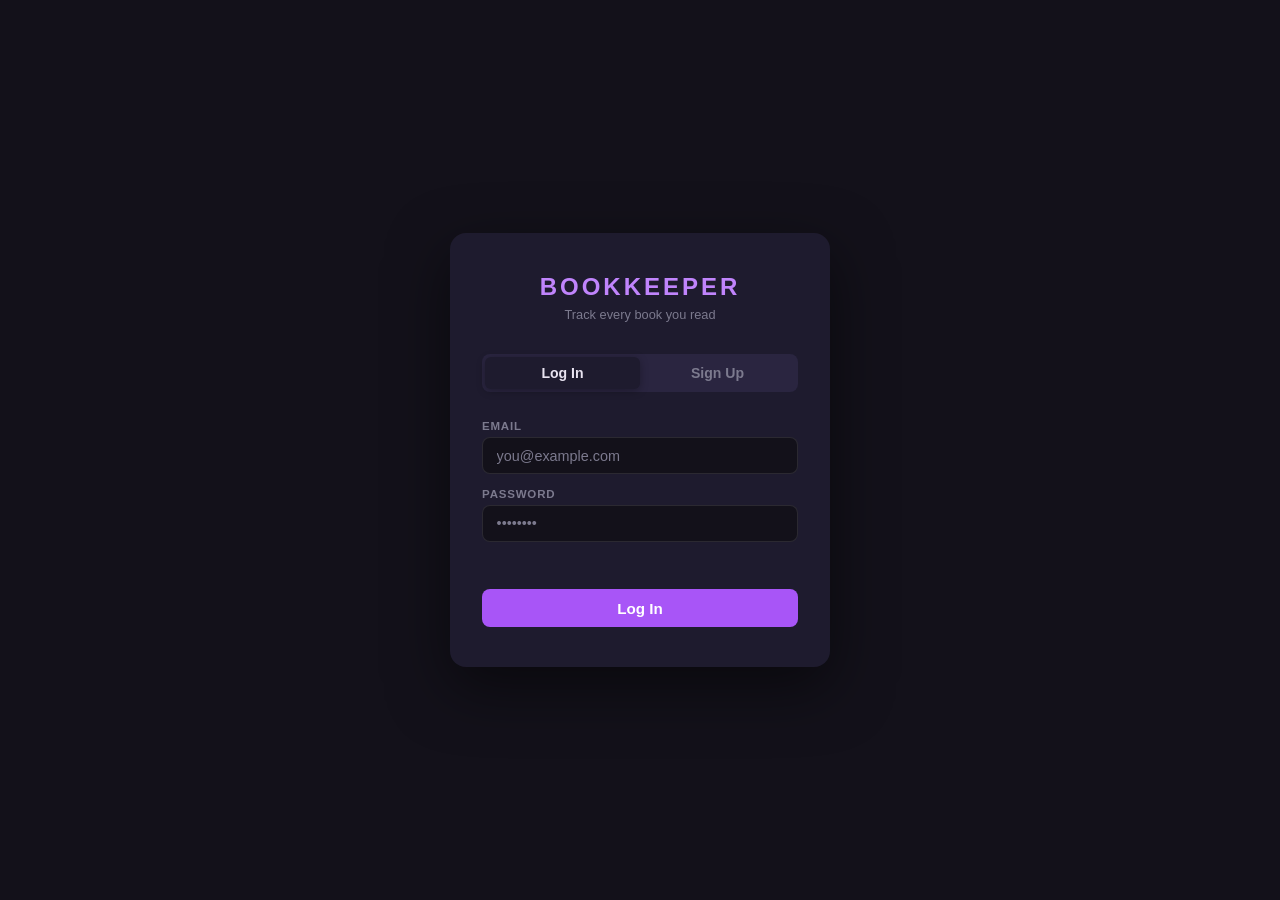
<file: backend/static/login.html>
<!DOCTYPE html>
<html lang="en">
<head>
  <meta charset="UTF-8" />
  <meta name="viewport" content="width=device-width, initial-scale=1.0" />
  <title>Bookkeeper — Sign In</title>
  <link rel="icon" type="image/svg+xml" href="favicon.svg" />
  <style>
    :root {
      --bg:      #13111a;
      --surface: #1e1b2e;
      --surface2:#2a2540;
      --accent:  #c084fc;
      --accent2: #a855f7;
      --text:    #e8e3f0;
      --muted:   #7c7a8e;
      --radius:  8px;
    }

    * { box-sizing: border-box; margin: 0; padding: 0; }

    body {
      font-family: -apple-system, BlinkMacSystemFont, 'Segoe UI', sans-serif;
      background: var(--bg);
      color: var(--text);
      min-height: 100vh;
      display: flex;
      align-items: center;
      justify-content: center;
      padding: 1.5rem;
    }

    .auth-card {
      background: var(--surface);
      border-radius: 16px;
      padding: 2.5rem 2rem;
      width: 100%;
      max-width: 380px;
      box-shadow: 0 20px 60px rgba(0,0,0,0.5);
    }

    .brand {
      font-size: 1.5rem;
      font-weight: 700;
      letter-spacing: 3px;
      text-transform: uppercase;
      color: var(--accent);
      text-align: center;
      margin-bottom: 0.4rem;
    }

    .brand-sub {
      text-align: center;
      font-size: 0.8rem;
      color: var(--muted);
      margin-bottom: 2rem;
    }

    .tab-bar {
      display: flex;
      background: var(--surface2);
      border-radius: var(--radius);
      padding: 3px;
      margin-bottom: 1.75rem;
    }

    .tab-btn {
      flex: 1;
      padding: 0.5rem;
      border: none;
      border-radius: 6px;
      background: none;
      color: var(--muted);
      font-size: 0.88rem;
      font-weight: 600;
      cursor: pointer;
      transition: background .15s, color .15s;
      font-family: inherit;
    }

    .tab-btn.active {
      background: var(--surface);
      color: var(--text);
      box-shadow: 0 2px 8px rgba(0,0,0,0.3);
    }

    .auth-form { display: flex; flex-direction: column; gap: 0.85rem; }
    .auth-form[hidden] { display: none; }

    .field-label {
      display: block;
      font-size: 0.72rem;
      font-weight: 600;
      text-transform: uppercase;
      letter-spacing: 0.8px;
      color: var(--muted);
      margin-bottom: 0.3rem;
    }

    .auth-form input {
      width: 100%;
      padding: 0.6rem 0.85rem;
      border-radius: var(--radius);
      border: 1px solid rgba(255,255,255,0.1);
      background: var(--bg);
      color: var(--text);
      font-size: 0.9rem;
      font-family: inherit;
      outline: none;
      transition: border-color .15s;
    }

    .auth-form input:focus { border-color: var(--accent); }
    .auth-form input::placeholder { color: var(--muted); }

    .error-msg {
      font-size: 0.8rem;
      color: #ff6b6b;
      min-height: 1rem;
      text-align: center;
    }

    .submit-btn {
      width: 100%;
      padding: 0.65rem;
      border-radius: var(--radius);
      border: none;
      background: var(--accent2);
      color: #fff;
      font-size: 0.95rem;
      font-weight: 600;
      cursor: pointer;
      transition: background .15s;
      font-family: inherit;
      margin-top: 0.25rem;
    }

    .submit-btn:hover { background: var(--accent); }
    .submit-btn:disabled { opacity: 0.6; cursor: default; }
  </style>
</head>
<body>

<div class="auth-card">
  <div class="brand">Bookkeeper</div>
  <div class="brand-sub">Track every book you read</div>

  <div class="tab-bar">
    <button class="tab-btn active" id="tab-login">Log In</button>
    <button class="tab-btn" id="tab-signup">Sign Up</button>
  </div>

  <!-- Login form -->
  <form class="auth-form" id="form-login">
    <div>
      <label class="field-label" for="login-email">Email</label>
      <input type="email" id="login-email" placeholder="you@example.com" required />
    </div>
    <div>
      <label class="field-label" for="login-password">Password</label>
      <input type="password" id="login-password" placeholder="••••••••" required />
    </div>
    <div class="error-msg" id="login-error"></div>
    <button class="submit-btn" type="submit" id="login-btn">Log In</button>
  </form>

  <!-- Sign up form -->
  <form class="auth-form" id="form-signup" hidden>
    <div>
      <label class="field-label" for="signup-email">Email</label>
      <input type="email" id="signup-email" placeholder="you@example.com" required />
    </div>
    <div>
      <label class="field-label" for="signup-username">Username</label>
      <input type="text" id="signup-username" placeholder="bookworm42" required />
    </div>
    <div>
      <label class="field-label" for="signup-password">Password</label>
      <input type="password" id="signup-password" placeholder="Min. 8 characters" required />
    </div>
    <div class="error-msg" id="signup-error"></div>
    <button class="submit-btn" type="submit" id="signup-btn">Create Account</button>
  </form>
</div>

<script>
  if (localStorage.getItem('bk_token')) {
    window.location.href = '/';
  }

  function _extractError(err, fallback) {
    if (!err || !err.detail) return fallback;
    if (typeof err.detail === 'string') return err.detail;
    if (Array.isArray(err.detail) && err.detail.length) {
      return err.detail[0].msg || fallback;
    }
    return fallback;
  }

  const tabLogin  = document.getElementById('tab-login');
  const tabSignup = document.getElementById('tab-signup');
  const formLogin  = document.getElementById('form-login');
  const formSignup = document.getElementById('form-signup');

  tabLogin.addEventListener('click', () => {
    tabLogin.classList.add('active');
    tabSignup.classList.remove('active');
    formLogin.hidden = false;
    formSignup.hidden = true;
    document.getElementById('login-error').textContent = '';
  });

  tabSignup.addEventListener('click', () => {
    tabSignup.classList.add('active');
    tabLogin.classList.remove('active');
    formSignup.hidden = false;
    formLogin.hidden = true;
    document.getElementById('signup-error').textContent = '';
  });

  formLogin.addEventListener('submit', async (e) => {
    e.preventDefault();
    const btn = document.getElementById('login-btn');
    const errEl = document.getElementById('login-error');
    errEl.textContent = '';
    btn.disabled = true;
    btn.textContent = 'Logging in…';

    const res = await fetch('/auth/login', {
      method: 'POST',
      headers: { 'Content-Type': 'application/json' },
      body: JSON.stringify({
        email: document.getElementById('login-email').value,
        password: document.getElementById('login-password').value,
      }),
    });

    if (res.ok) {
      const data = await res.json();
      localStorage.setItem('bk_token', data.access_token);
      localStorage.setItem('bk_username', data.user.username);
      window.location.href = '/';
    } else {
      const err = await res.json().catch(() => ({}));
      errEl.textContent = _extractError(err, 'Login failed. Please try again.');
      btn.disabled = false;
      btn.textContent = 'Log In';
    }
  });

  formSignup.addEventListener('submit', async (e) => {
    e.preventDefault();
    const btn = document.getElementById('signup-btn');
    const errEl = document.getElementById('signup-error');
    errEl.textContent = '';
    const password = document.getElementById('signup-password').value;
    if (password.length < 8) {
      errEl.textContent = 'Password must be at least 8 characters.';
      return;
    }
    btn.disabled = true;
    btn.textContent = 'Creating account…';

    const res = await fetch('/auth/register', {
      method: 'POST',
      headers: { 'Content-Type': 'application/json' },
      body: JSON.stringify({
        email: document.getElementById('signup-email').value,
        username: document.getElementById('signup-username').value,
        password,
      }),
    });

    if (res.ok) {
      const data = await res.json();
      localStorage.setItem('bk_token', data.access_token);
      localStorage.setItem('bk_username', data.user.username);
      window.location.href = '/';
    } else {
      const err = await res.json().catch(() => ({}));
      errEl.textContent = _extractError(err, 'Sign up failed. Please try again.');
      btn.disabled = false;
      btn.textContent = 'Create Account';
    }
  });
</script>
</body>
</html>
</file>
